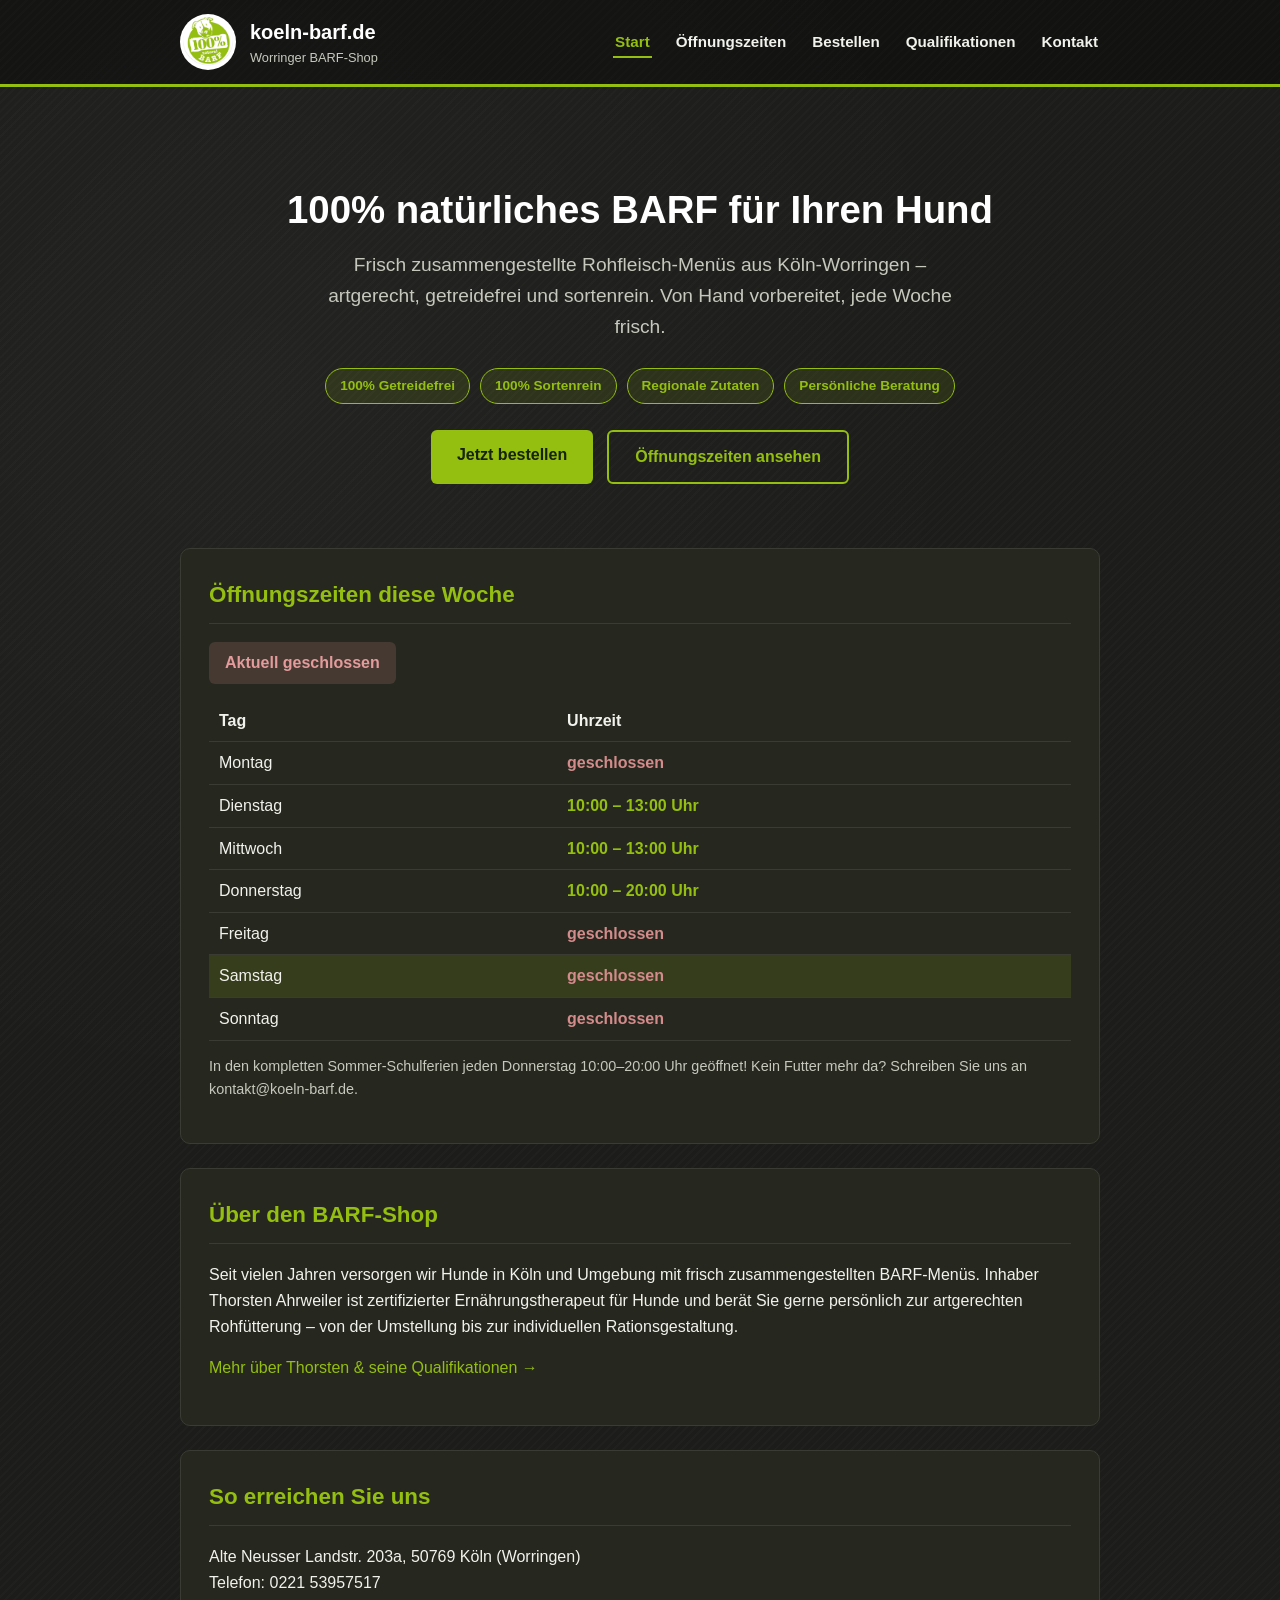
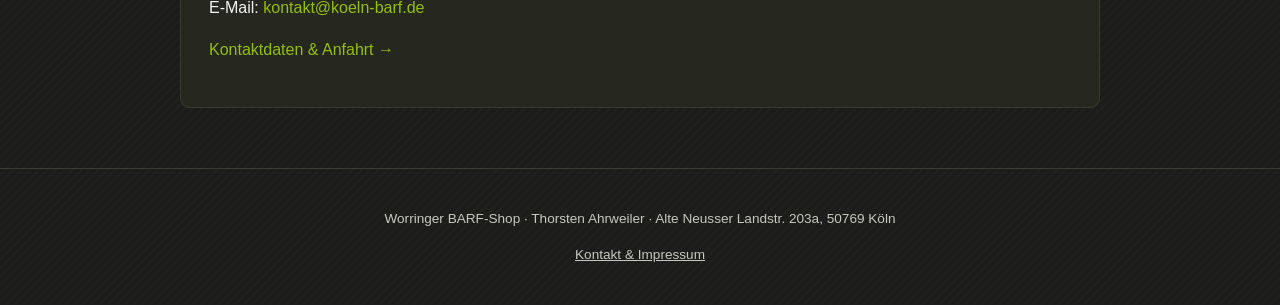
<file: index.html>
<!DOCTYPE html>
<html lang="de">
<head>
<meta charset="UTF-8">
<meta name="viewport" content="width=device-width, initial-scale=1.0">
<title>koeln-barf.de – BARF-Shop Köln | Rohfleisch-Menüs für Hunde</title>
<meta name="description" content="BARF-Shop in Köln-Worringen: frische, artgerechte Rohfütterungs-Menüs für Hunde. Öffnungszeiten, Bestellformular und Kontakt.">
<link rel="stylesheet" href="assets/style.css">
</head>
<body>

<header class="site-header">
  <div class="wrap">
    <div class="brand">
      <img src="assets/logo-barf.png" alt="BARF Logo">
      <div>
        <div class="brand-name">koeln-barf.de</div>
        <div class="brand-sub">Worringer BARF-Shop</div>
      </div>
    </div>
    <nav class="main-nav">
      <ul>
        <li><a href="index.html" class="active">Start</a></li>
        <li><a href="oeffnungszeiten.html">Öffnungszeiten</a></li>
        <li><a href="bestellen.html">Bestellen</a></li>
        <li><a href="qualifikationen.html">Qualifikationen</a></li>
        <li><a href="kontakt.html">Kontakt</a></li>
      </ul>
    </nav>
  </div>
</header>

<div class="wrap">

  <section class="hero">
    <h1>100% natürliches BARF für Ihren Hund</h1>
    <p class="lead">Frisch zusammengestellte Rohfleisch-Menüs aus Köln-Worringen – artgerecht, getreidefrei und sortenrein. Von Hand vorbereitet, jede Woche frisch.</p>
    <div class="badges">
      <span class="badge">100% Getreidefrei</span>
      <span class="badge">100% Sortenrein</span>
      <span class="badge">Regionale Zutaten</span>
      <span class="badge">Persönliche Beratung</span>
    </div>
    <div class="cta-row">
      <a href="bestellen.html" class="btn btn-primary">Jetzt bestellen</a>
      <a href="oeffnungszeiten.html" class="btn btn-outline">Öffnungszeiten ansehen</a>
    </div>
  </section>

  <div class="panel">
    <h2>Öffnungszeiten diese Woche</h2>
    <div data-hours-widget="full"></div>
  </div>

  <div class="panel">
    <h2>Über den BARF-Shop</h2>
    <p>Seit vielen Jahren versorgen wir Hunde in Köln und Umgebung mit frisch zusammengestellten BARF-Menüs. Inhaber Thorsten Ahrweiler ist zertifizierter Ernährungstherapeut für Hunde und berät Sie gerne persönlich zur artgerechten Rohfütterung – von der Umstellung bis zur individuellen Rationsgestaltung.</p>
    <p><a href="qualifikationen.html">Mehr über Thorsten &amp; seine Qualifikationen &rarr;</a></p>
  </div>

  <div class="panel">
    <h2>So erreichen Sie uns</h2>
    <p>Alte Neusser Landstr. 203a, 50769 Köln (Worringen)<br>
    Telefon: 0221 53957517<br>
    E-Mail: <a href="mailto:kontakt@koeln-barf.de">kontakt@koeln-barf.de</a></p>
    <p><a href="kontakt.html">Kontaktdaten &amp; Anfahrt &rarr;</a></p>
  </div>

</div>

<footer class="site-footer">
  <div class="wrap">
    <p>Worringer BARF-Shop &middot; Thorsten Ahrweiler &middot; Alte Neusser Landstr. 203a, 50769 Köln</p>
    <p><a href="kontakt.html">Kontakt &amp; Impressum</a></p>
  </div>
</footer>

<script src="assets/data.js"></script>
</body>
</html>
</file>
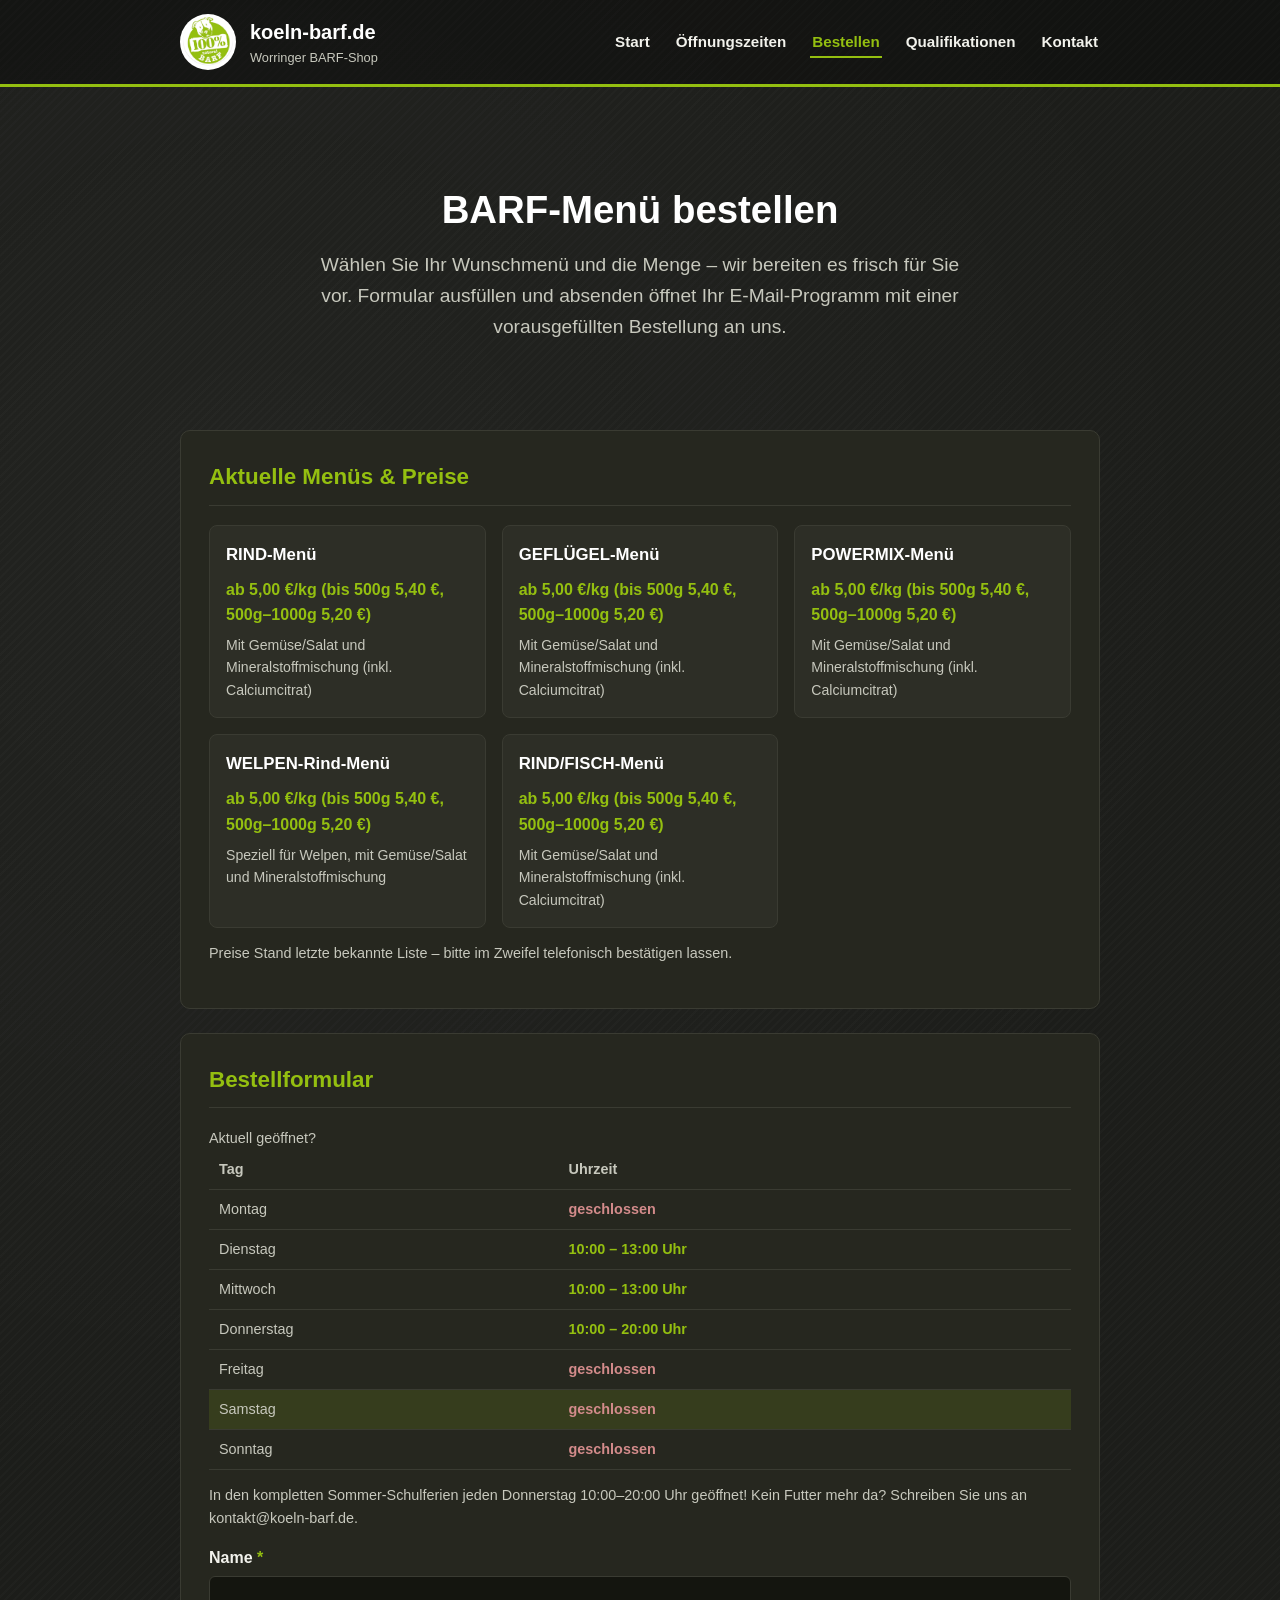
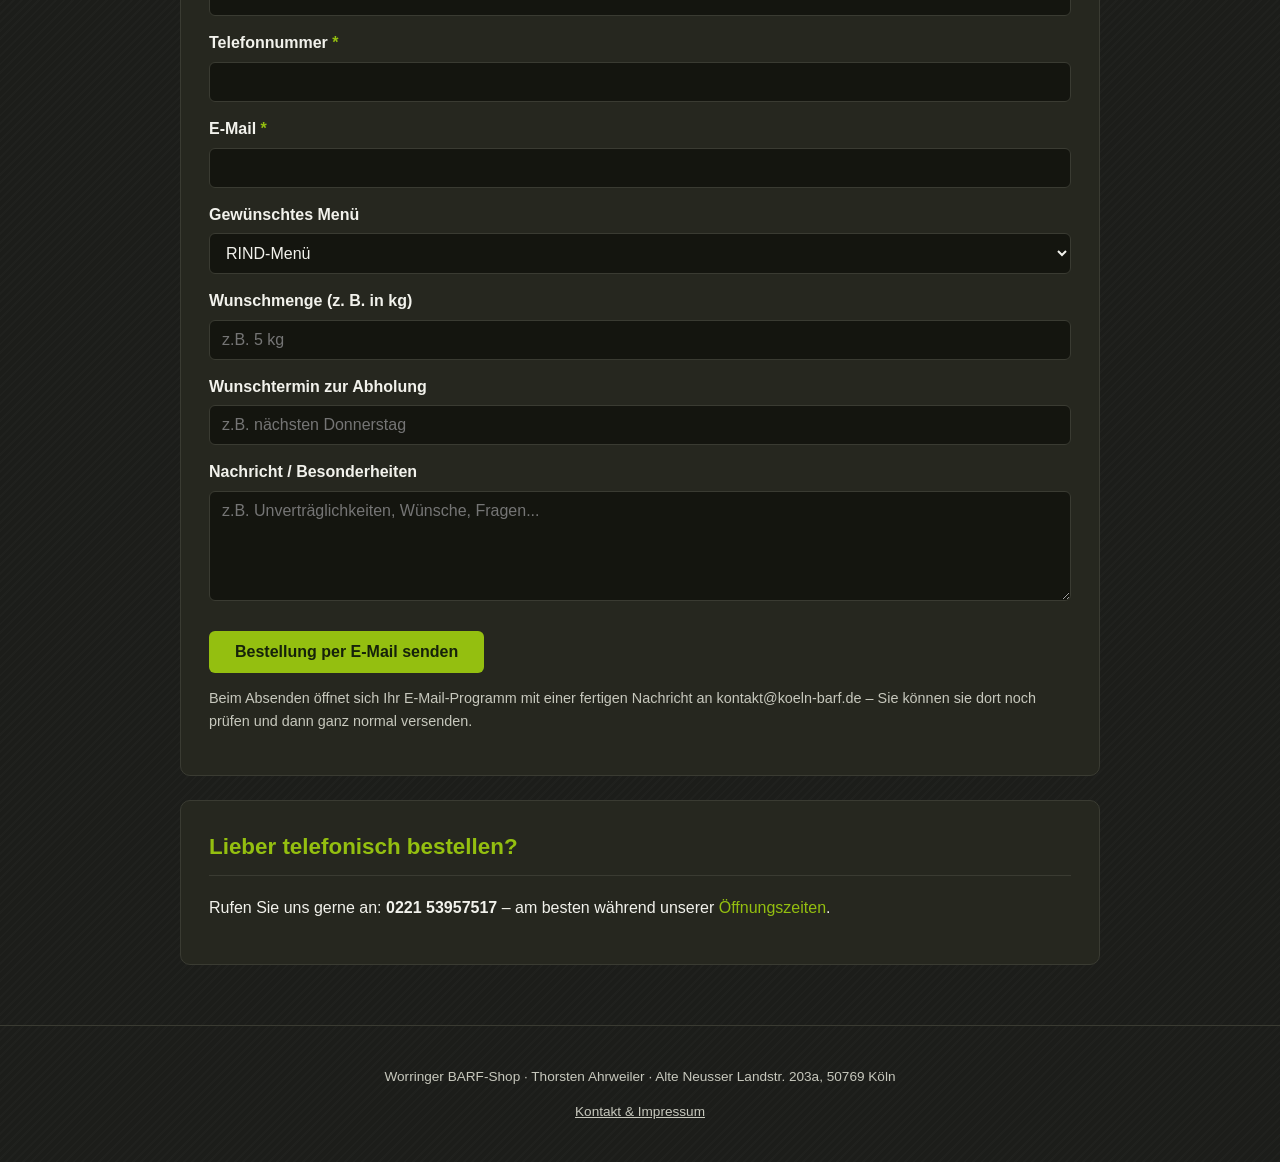
<file: bestellen.html>
<!DOCTYPE html>
<html lang="de">
<head>
<meta charset="UTF-8">
<meta name="viewport" content="width=device-width, initial-scale=1.0">
<title>Bestellen – koeln-barf.de</title>
<meta name="description" content="BARF-Menüs für Ihren Hund bestellen – einfach Formular ausfüllen, Ihr Mailprogramm öffnet sich automatisch mit der fertigen Bestellung.">
<link rel="stylesheet" href="assets/style.css">
</head>
<body>

<header class="site-header">
  <div class="wrap">
    <div class="brand">
      <img src="assets/logo-barf.png" alt="BARF Logo">
      <div>
        <div class="brand-name">koeln-barf.de</div>
        <div class="brand-sub">Worringer BARF-Shop</div>
      </div>
    </div>
    <nav class="main-nav">
      <ul>
        <li><a href="index.html">Start</a></li>
        <li><a href="oeffnungszeiten.html">Öffnungszeiten</a></li>
        <li><a href="bestellen.html" class="active">Bestellen</a></li>
        <li><a href="qualifikationen.html">Qualifikationen</a></li>
        <li><a href="kontakt.html">Kontakt</a></li>
      </ul>
    </nav>
  </div>
</header>

<div class="wrap">

  <section class="hero">
    <h1>BARF-Menü bestellen</h1>
    <p class="lead">Wählen Sie Ihr Wunschmenü und die Menge – wir bereiten es frisch für Sie vor. Formular ausfüllen und absenden öffnet Ihr E-Mail-Programm mit einer vorausgefüllten Bestellung an uns.</p>
  </section>

  <div class="panel">
    <h2>Aktuelle Menüs &amp; Preise</h2>
    <div data-menu-widget="full"></div>
  </div>

  <div class="panel">
    <h2>Bestellformular</h2>
    <p style="color: var(--text-muted); font-size: 0.9rem;">
      Aktuell geöffnet? <span data-hours-widget="compact"></span>
    </p>

    <form class="order-form" id="bestellformular">
      <label for="name">Name <span class="required">*</span></label>
      <input type="text" id="name" name="name" required>

      <label for="telefon">Telefonnummer <span class="required">*</span></label>
      <input type="tel" id="telefon" name="telefon" required>

      <label for="email">E-Mail <span class="required">*</span></label>
      <input type="email" id="email" name="email" required>

      <label for="menue">Gewünschtes Menü</label>
      <select id="menue" name="menue">
        <option value="RIND-Menü">RIND-Menü</option>
        <option value="GEFLÜGEL-Menü">GEFLÜGEL-Menü</option>
        <option value="POWERMIX-Menü">POWERMIX-Menü</option>
        <option value="WELPEN-Rind-Menü">WELPEN-Rind-Menü</option>
        <option value="RIND/FISCH-Menü">RIND/FISCH-Menü</option>
        <option value="Sonstiges / siehe Nachricht">Sonstiges / siehe Nachricht</option>
      </select>

      <label for="menge">Wunschmenge (z.&nbsp;B. in kg)</label>
      <input type="text" id="menge" name="menge" placeholder="z.B. 5 kg">

      <label for="abholtermin">Wunschtermin zur Abholung</label>
      <input type="text" id="abholtermin" name="abholtermin" placeholder="z.B. nächsten Donnerstag">

      <label for="nachricht">Nachricht / Besonderheiten</label>
      <textarea id="nachricht" name="nachricht" placeholder="z.B. Unverträglichkeiten, Wünsche, Fragen..."></textarea>

      <div class="cta-row" style="justify-content: flex-start; margin-top: 22px;">
        <button type="submit" class="btn btn-primary">Bestellung per E-Mail senden</button>
      </div>
      <p class="note" id="form-hint">Beim Absenden öffnet sich Ihr E-Mail-Programm mit einer fertigen Nachricht an kontakt@koeln-barf.de – Sie können sie dort noch prüfen und dann ganz normal versenden.</p>
    </form>
  </div>

  <div class="panel">
    <h2>Lieber telefonisch bestellen?</h2>
    <p>Rufen Sie uns gerne an: <strong>0221 53957517</strong> – am besten während unserer <a href="oeffnungszeiten.html">Öffnungszeiten</a>.</p>
  </div>

</div>

<footer class="site-footer">
  <div class="wrap">
    <p>Worringer BARF-Shop &middot; Thorsten Ahrweiler &middot; Alte Neusser Landstr. 203a, 50769 Köln</p>
    <p><a href="kontakt.html">Kontakt &amp; Impressum</a></p>
  </div>
</footer>

<script src="assets/data.js"></script>
<script>
  document.getElementById("bestellformular").addEventListener("submit", function (e) {
    e.preventDefault();
    const f = e.target;
    const name = f.name.value.trim();
    const telefon = f.telefon.value.trim();
    const email = f.email.value.trim();
    const menue = f.menue.value;
    const menge = f.menge.value.trim();
    const abholtermin = f.abholtermin.value.trim();
    const nachricht = f.nachricht.value.trim();

    const subject = "BARF-Bestellung von " + name;
    const bodyLines = [
      "Neue Bestellung über koeln-barf.de:",
      "",
      "Name: " + name,
      "Telefon: " + telefon,
      "E-Mail: " + email,
      "Gewünschtes Menü: " + menue,
      "Wunschmenge: " + (menge || "-"),
      "Wunschtermin: " + (abholtermin || "-"),
      "Nachricht: " + (nachricht || "-"),
    ];
    const body = bodyLines.join("\n");

    const mailto = "mailto:kontakt@koeln-barf.de"
      + "?subject=" + encodeURIComponent(subject)
      + "&body=" + encodeURIComponent(body);

    window.location.href = mailto;
  });
</script>
</body>
</html>
</file>
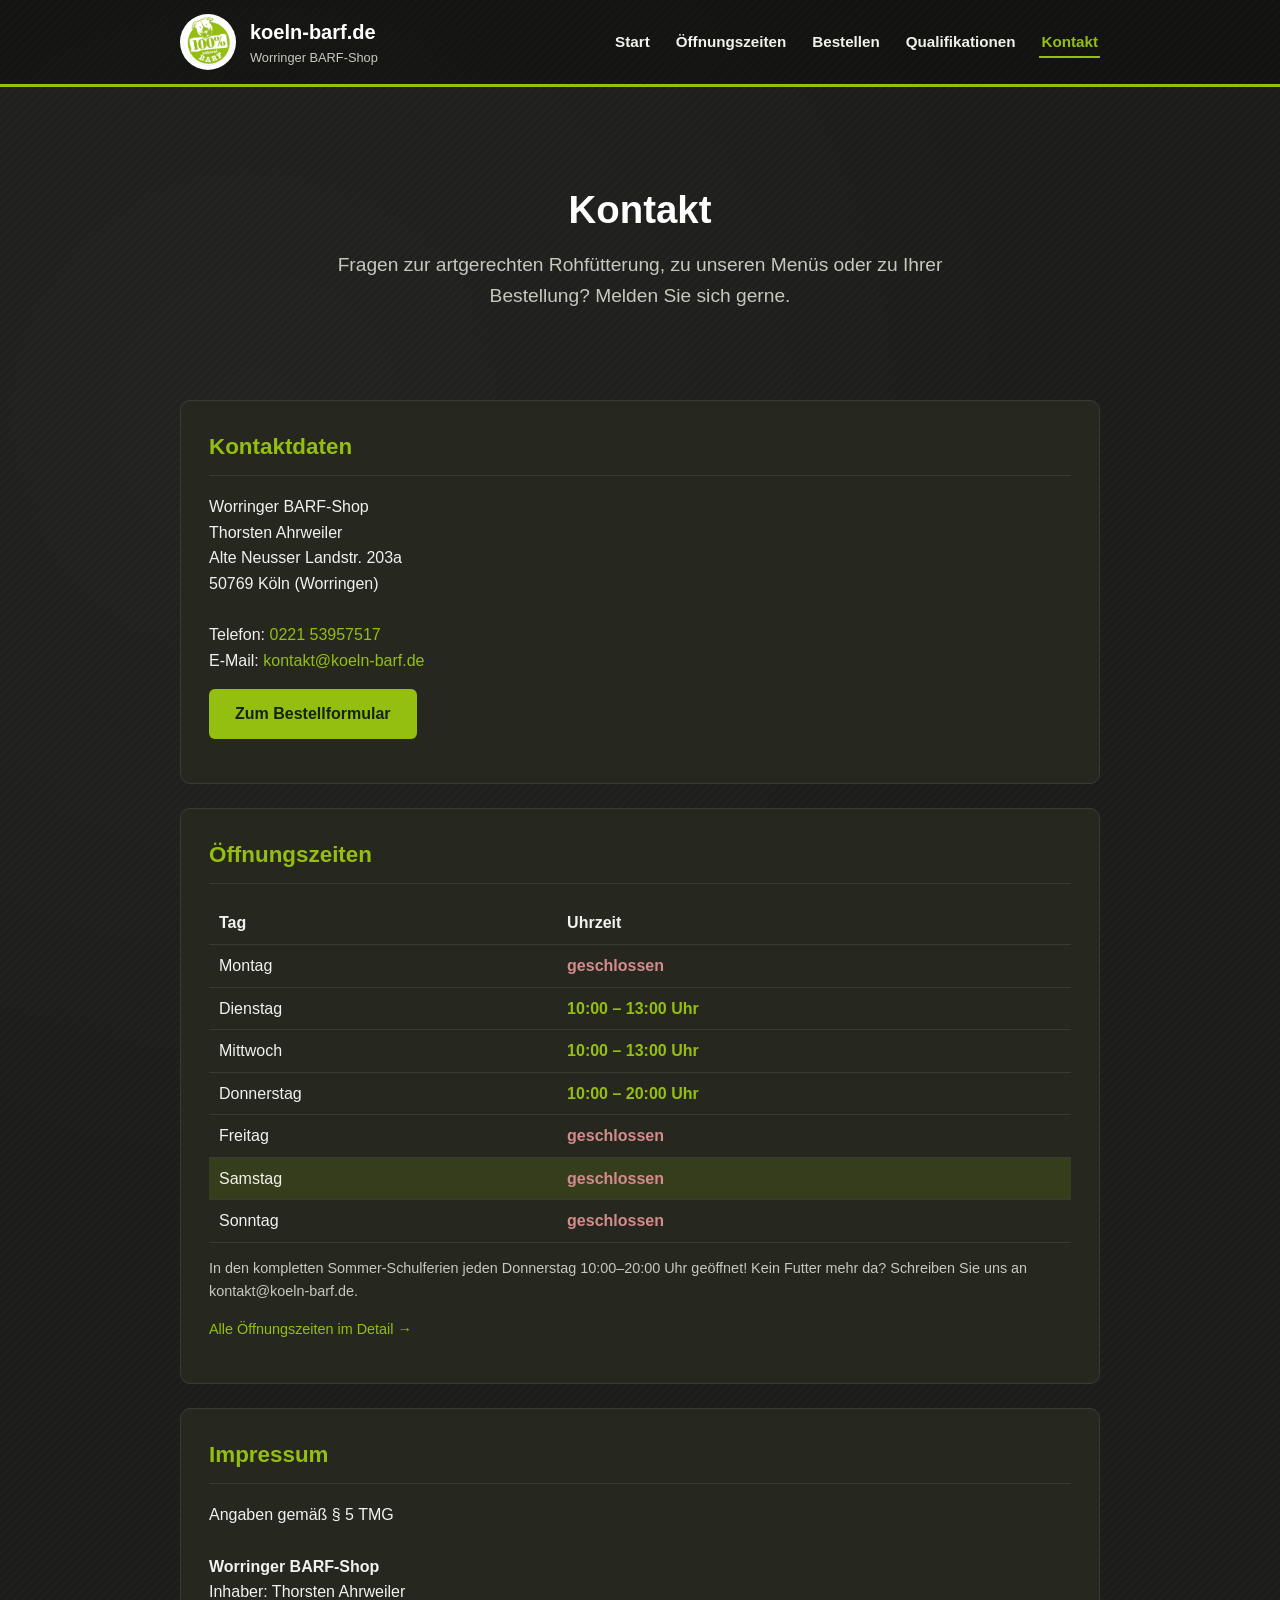
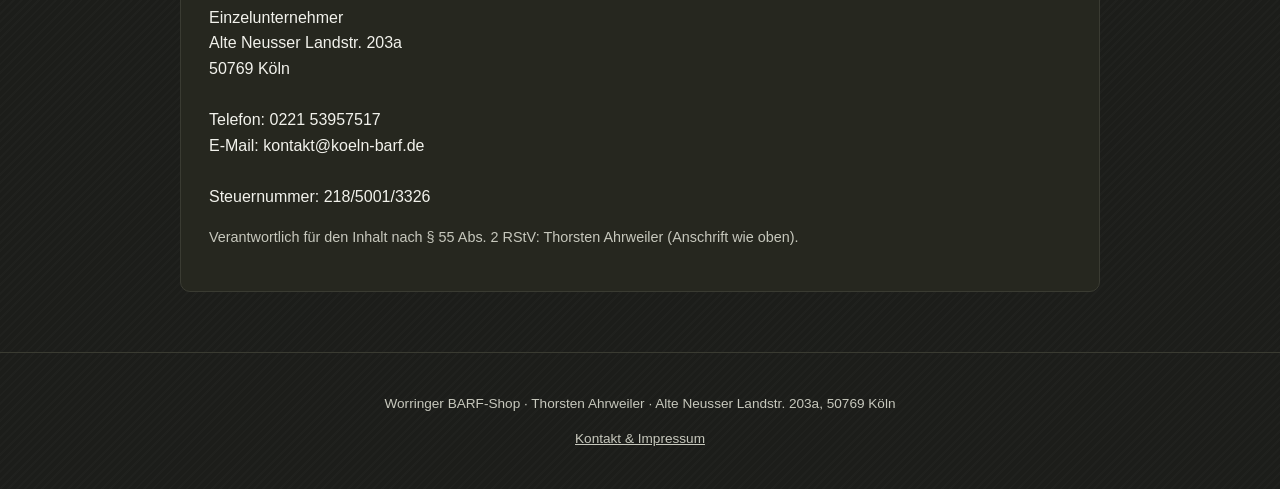
<file: kontakt.html>
<!DOCTYPE html>
<html lang="de">
<head>
<meta charset="UTF-8">
<meta name="viewport" content="width=device-width, initial-scale=1.0">
<title>Kontakt &amp; Impressum – koeln-barf.de</title>
<meta name="description" content="Kontaktdaten und Impressum des Worringer BARF-Shops in Köln.">
<link rel="stylesheet" href="assets/style.css">
</head>
<body>

<header class="site-header">
  <div class="wrap">
    <div class="brand">
      <img src="assets/logo-barf.png" alt="BARF Logo">
      <div>
        <div class="brand-name">koeln-barf.de</div>
        <div class="brand-sub">Worringer BARF-Shop</div>
      </div>
    </div>
    <nav class="main-nav">
      <ul>
        <li><a href="index.html">Start</a></li>
        <li><a href="oeffnungszeiten.html">Öffnungszeiten</a></li>
        <li><a href="bestellen.html">Bestellen</a></li>
        <li><a href="qualifikationen.html">Qualifikationen</a></li>
        <li><a href="kontakt.html" class="active">Kontakt</a></li>
      </ul>
    </nav>
  </div>
</header>

<div class="wrap">

  <section class="hero">
    <h1>Kontakt</h1>
    <p class="lead">Fragen zur artgerechten Rohfütterung, zu unseren Menüs oder zu Ihrer Bestellung? Melden Sie sich gerne.</p>
  </section>

  <div class="panel">
    <h2>Kontaktdaten</h2>
    <p>
      Worringer BARF-Shop<br>
      Thorsten Ahrweiler<br>
      Alte Neusser Landstr. 203a<br>
      50769 Köln (Worringen)<br><br>
      Telefon: <a href="tel:+4922153957517">0221 53957517</a><br>
      E-Mail: <a href="mailto:kontakt@koeln-barf.de">kontakt@koeln-barf.de</a>
    </p>
    <p><a href="bestellen.html" class="btn btn-primary">Zum Bestellformular</a></p>
  </div>

  <div class="panel">
    <h2>Öffnungszeiten</h2>
    <div data-hours-widget="compact"></div>
    <p class="note"><a href="oeffnungszeiten.html">Alle Öffnungszeiten im Detail &rarr;</a></p>
  </div>

  <div class="panel">
    <h2>Impressum</h2>
    <p>
      Angaben gemäß § 5 TMG<br><br>
      <strong>Worringer BARF-Shop</strong><br>
      Inhaber: Thorsten Ahrweiler<br>
      Einzelunternehmer<br>
      Alte Neusser Landstr. 203a<br>
      50769 Köln<br><br>
      Telefon: 0221 53957517<br>
      E-Mail: kontakt@koeln-barf.de<br><br>
      Steuernummer: 218/5001/3326
    </p>
    <p class="note">Verantwortlich für den Inhalt nach § 55 Abs. 2 RStV: Thorsten Ahrweiler (Anschrift wie oben).</p>
  </div>

</div>

<footer class="site-footer">
  <div class="wrap">
    <p>Worringer BARF-Shop &middot; Thorsten Ahrweiler &middot; Alte Neusser Landstr. 203a, 50769 Köln</p>
    <p><a href="kontakt.html">Kontakt &amp; Impressum</a></p>
  </div>
</footer>

<script src="assets/data.js"></script>
</body>
</html>
</file>
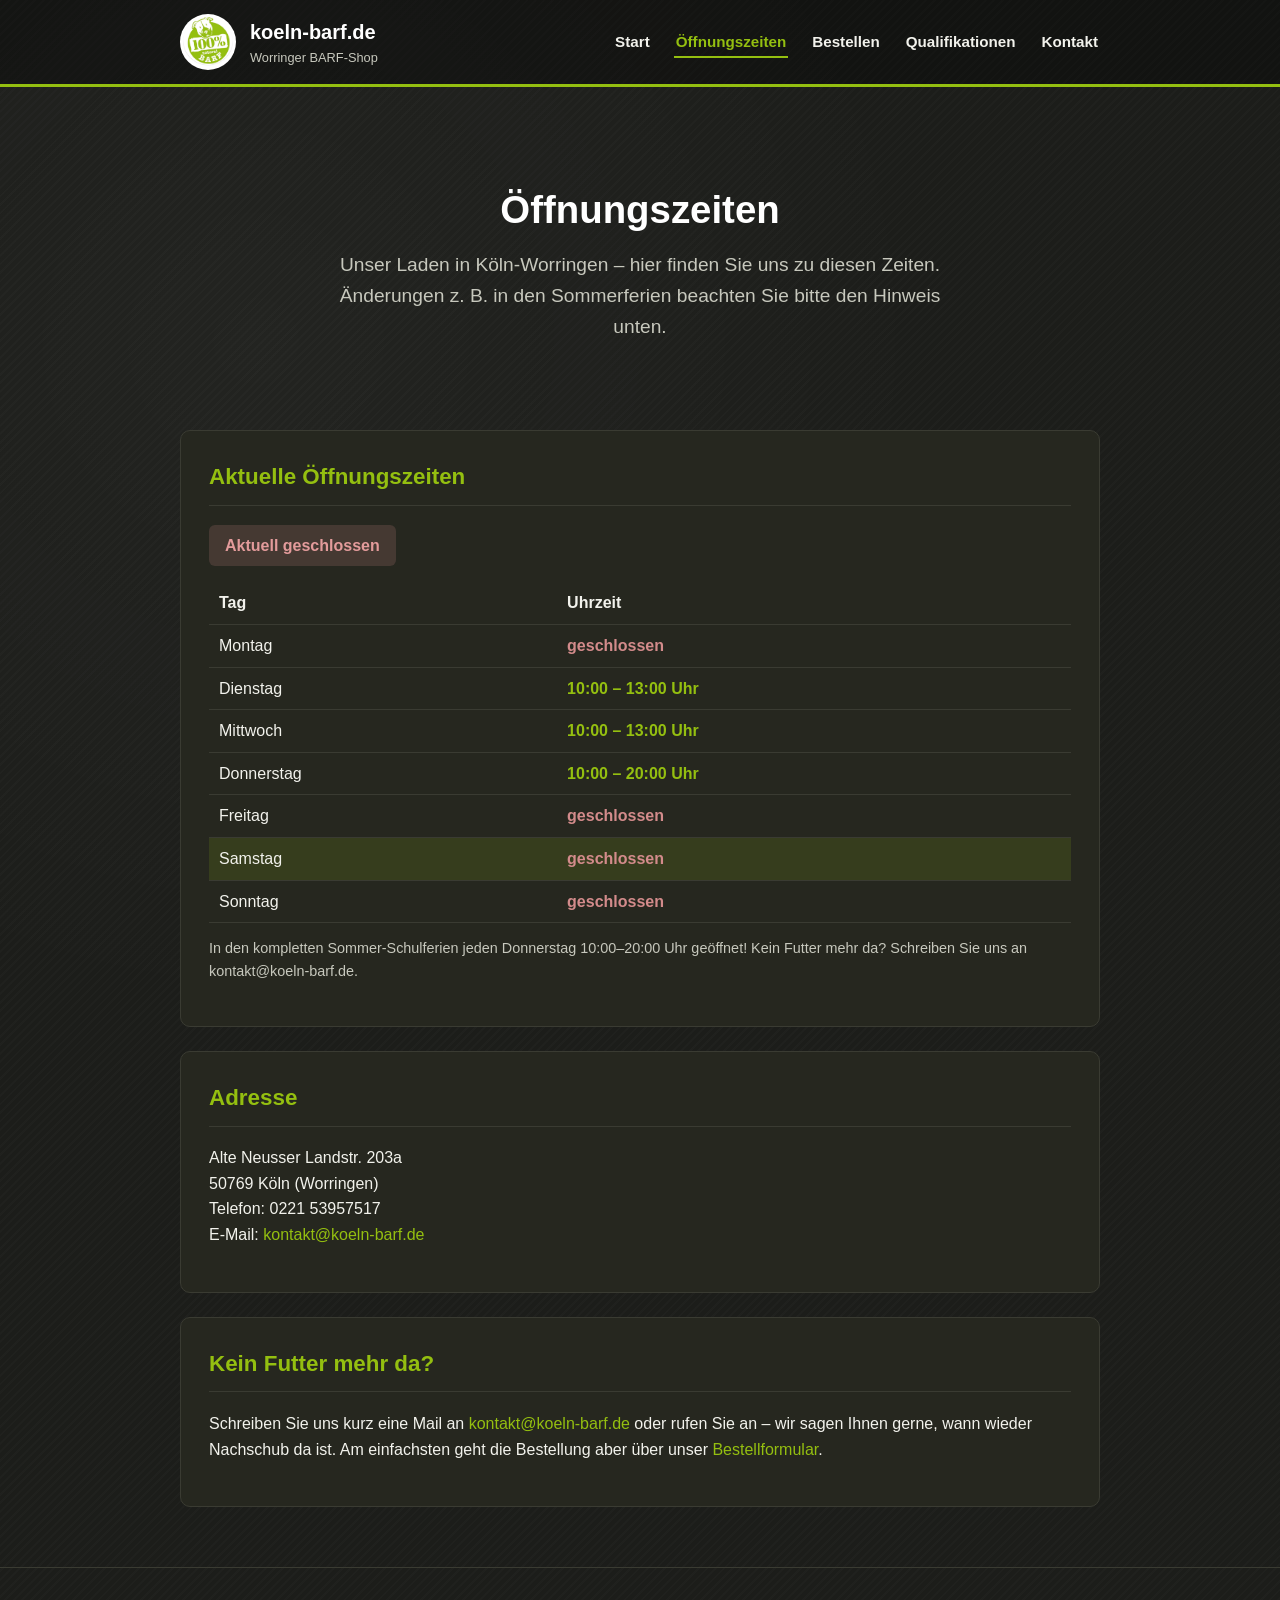
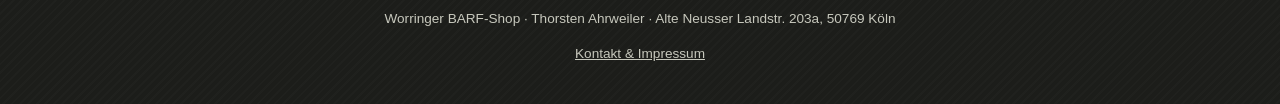
<file: oeffnungszeiten.html>
<!DOCTYPE html>
<html lang="de">
<head>
<meta charset="UTF-8">
<meta name="viewport" content="width=device-width, initial-scale=1.0">
<title>Öffnungszeiten – koeln-barf.de</title>
<meta name="description" content="Aktuelle Öffnungszeiten des BARF-Shops in Köln-Worringen.">
<link rel="stylesheet" href="assets/style.css">
</head>
<body>

<header class="site-header">
  <div class="wrap">
    <div class="brand">
      <img src="assets/logo-barf.png" alt="BARF Logo">
      <div>
        <div class="brand-name">koeln-barf.de</div>
        <div class="brand-sub">Worringer BARF-Shop</div>
      </div>
    </div>
    <nav class="main-nav">
      <ul>
        <li><a href="index.html">Start</a></li>
        <li><a href="oeffnungszeiten.html" class="active">Öffnungszeiten</a></li>
        <li><a href="bestellen.html">Bestellen</a></li>
        <li><a href="qualifikationen.html">Qualifikationen</a></li>
        <li><a href="kontakt.html">Kontakt</a></li>
      </ul>
    </nav>
  </div>
</header>

<div class="wrap">

  <section class="hero">
    <h1>Öffnungszeiten</h1>
    <p class="lead">Unser Laden in Köln-Worringen – hier finden Sie uns zu diesen Zeiten. Änderungen z.&nbsp;B. in den Sommerferien beachten Sie bitte den Hinweis unten.</p>
  </section>

  <div class="panel">
    <h2>Aktuelle Öffnungszeiten</h2>
    <div data-hours-widget="full"></div>
  </div>

  <div class="panel">
    <h2>Adresse</h2>
    <p>Alte Neusser Landstr. 203a<br>
    50769 Köln (Worringen)<br>
    Telefon: 0221 53957517<br>
    E-Mail: <a href="mailto:kontakt@koeln-barf.de">kontakt@koeln-barf.de</a></p>
  </div>

  <div class="panel">
    <h2>Kein Futter mehr da?</h2>
    <p>Schreiben Sie uns kurz eine Mail an <a href="mailto:kontakt@koeln-barf.de">kontakt@koeln-barf.de</a> oder rufen Sie an – wir sagen Ihnen gerne, wann wieder Nachschub da ist. Am einfachsten geht die Bestellung aber über unser <a href="bestellen.html">Bestellformular</a>.</p>
  </div>

</div>

<footer class="site-footer">
  <div class="wrap">
    <p>Worringer BARF-Shop &middot; Thorsten Ahrweiler &middot; Alte Neusser Landstr. 203a, 50769 Köln</p>
    <p><a href="kontakt.html">Kontakt &amp; Impressum</a></p>
  </div>
</footer>

<script src="assets/data.js"></script>
</body>
</html>
</file>
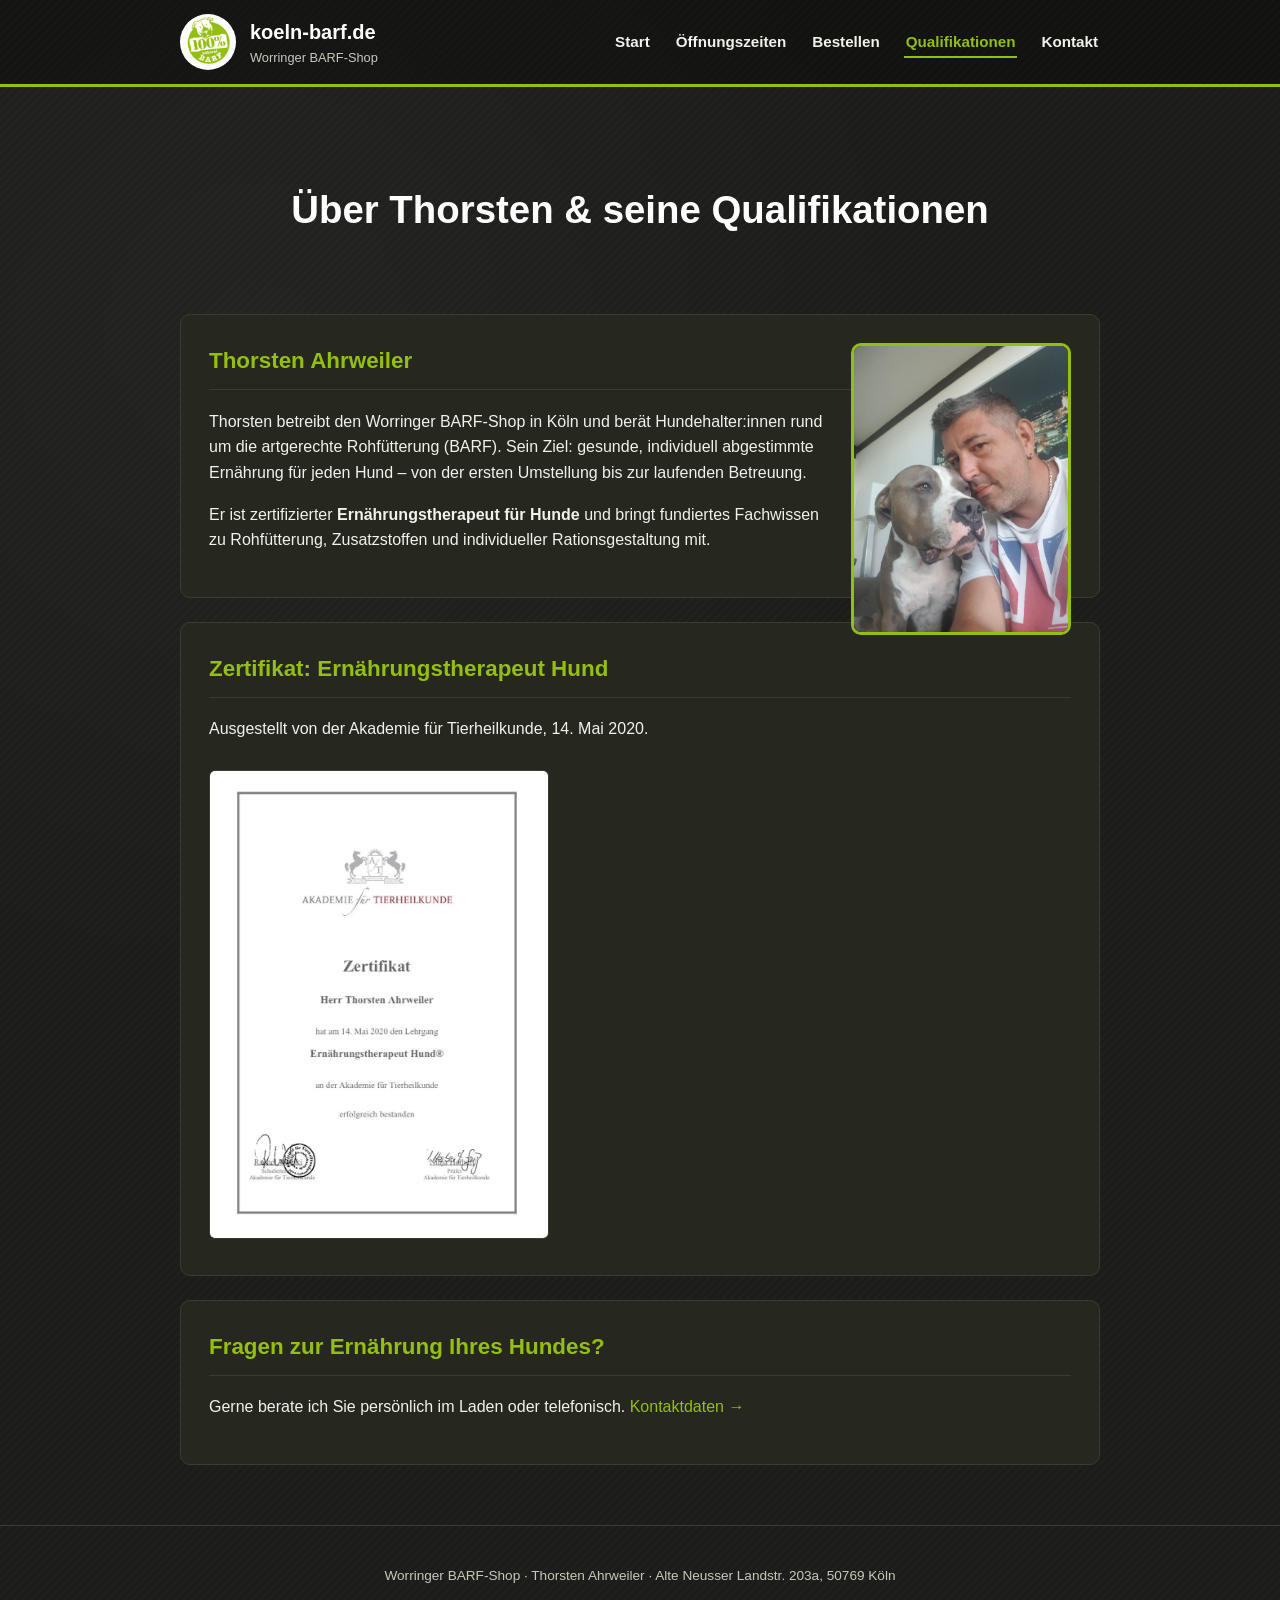
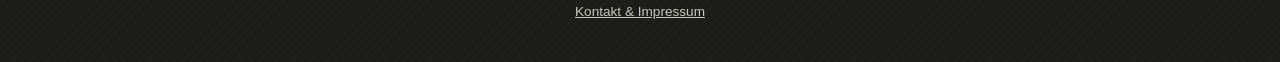
<file: qualifikationen.html>
<!DOCTYPE html>
<html lang="de">
<head>
<meta charset="UTF-8">
<meta name="viewport" content="width=device-width, initial-scale=1.0">
<title>Qualifikationen – koeln-barf.de</title>
<meta name="description" content="Thorsten Ahrweiler, zertifizierter Ernährungstherapeut für Hunde, betreibt den Worringer BARF-Shop in Köln.">
<link rel="stylesheet" href="assets/style.css">
</head>
<body>

<header class="site-header">
  <div class="wrap">
    <div class="brand">
      <img src="assets/logo-barf.png" alt="BARF Logo">
      <div>
        <div class="brand-name">koeln-barf.de</div>
        <div class="brand-sub">Worringer BARF-Shop</div>
      </div>
    </div>
    <nav class="main-nav">
      <ul>
        <li><a href="index.html">Start</a></li>
        <li><a href="oeffnungszeiten.html">Öffnungszeiten</a></li>
        <li><a href="bestellen.html">Bestellen</a></li>
        <li><a href="qualifikationen.html" class="active">Qualifikationen</a></li>
        <li><a href="kontakt.html">Kontakt</a></li>
      </ul>
    </nav>
  </div>
</header>

<div class="wrap">

  <section class="hero">
    <h1>Über Thorsten &amp; seine Qualifikationen</h1>
  </section>

  <div class="panel">
    <img src="assets/thorsten-hund.jpg" alt="Thorsten Ahrweiler mit Hund" class="about-photo">
    <h2>Thorsten Ahrweiler</h2>
    <p>Thorsten betreibt den Worringer BARF-Shop in Köln und berät Hundehalter:innen rund um die artgerechte Rohfütterung (BARF). Sein Ziel: gesunde, individuell abgestimmte Ernährung für jeden Hund – von der ersten Umstellung bis zur laufenden Betreuung.</p>
    <p>Er ist zertifizierter <strong>Ernährungstherapeut für Hunde</strong> und bringt fundiertes Fachwissen zu Rohfütterung, Zusatzstoffen und individueller Rationsgestaltung mit.</p>
  </div>

  <div class="panel">
    <h2>Zertifikat: Ernährungstherapeut Hund</h2>
    <p>Ausgestellt von der Akademie für Tierheilkunde, 14. Mai 2020.</p>
    <img src="assets/zertifikat-ernaehrungstherapeut.png" alt="Zertifikat Ernährungstherapeut Hund, Akademie für Tierheilkunde, Thorsten Ahrweiler, 14. Mai 2020" class="cert-img">
  </div>

  <div class="panel">
    <h2>Fragen zur Ernährung Ihres Hundes?</h2>
    <p>Gerne berate ich Sie persönlich im Laden oder telefonisch. <a href="kontakt.html">Kontaktdaten &rarr;</a></p>
  </div>

</div>

<footer class="site-footer">
  <div class="wrap">
    <p>Worringer BARF-Shop &middot; Thorsten Ahrweiler &middot; Alte Neusser Landstr. 203a, 50769 Köln</p>
    <p><a href="kontakt.html">Kontakt &amp; Impressum</a></p>
  </div>
</footer>

<script src="assets/data.js"></script>
</body>
</html>
</file>
<file: assets/style.css>
:root {
  --barf-green: #94bf10;
  --barf-green-dark: #6f960c;
  --bg-dark: #1c1d1a;
  --bg-panel: #26271f;
  --text-light: #f2f2ec;
  --text-muted: #c7c8bd;
  --border: #3a3b32;
}

* { box-sizing: border-box; }

html, body {
  margin: 0;
  padding: 0;
  background-color: var(--bg-dark);
  background-image:
    radial-gradient(circle at 20% 20%, rgba(255,255,255,0.03) 0, transparent 40%),
    repeating-linear-gradient(135deg, rgba(255,255,255,0.015) 0px, rgba(255,255,255,0.015) 2px, transparent 2px, transparent 6px);
  color: var(--text-light);
  font-family: "Segoe UI", "Helvetica Neue", Arial, sans-serif;
  line-height: 1.6;
}

a { color: var(--barf-green); text-decoration: none; }
a:hover { text-decoration: underline; }

.wrap {
  max-width: 960px;
  margin: 0 auto;
  padding: 0 20px;
}

header.site-header {
  background: rgba(0,0,0,0.35);
  border-bottom: 3px solid var(--barf-green);
}

header.site-header .wrap {
  display: flex;
  align-items: center;
  justify-content: space-between;
  flex-wrap: wrap;
  padding-top: 14px;
  padding-bottom: 14px;
}

.brand {
  display: flex;
  align-items: center;
  gap: 14px;
}

.brand img {
  width: 56px;
  height: 56px;
  border-radius: 50%;
  background: #fff;
  padding: 3px;
}

.brand-name {
  font-weight: 700;
  font-size: 1.25rem;
  color: #fff;
}

.brand-sub {
  font-size: 0.8rem;
  color: var(--text-muted);
}

nav.main-nav ul {
  list-style: none;
  display: flex;
  gap: 22px;
  margin: 0;
  padding: 0;
  flex-wrap: wrap;
}

nav.main-nav a {
  color: var(--text-light);
  font-weight: 600;
  font-size: 0.95rem;
  padding: 6px 2px;
  border-bottom: 2px solid transparent;
}

nav.main-nav a:hover,
nav.main-nav a.active {
  color: var(--barf-green);
  border-bottom-color: var(--barf-green);
  text-decoration: none;
}

.hero {
  padding: 60px 0 40px;
  text-align: center;
}

.hero h1 {
  font-size: 2.4rem;
  margin-bottom: 10px;
  color: #fff;
}

.hero .lead {
  font-size: 1.2rem;
  color: var(--text-muted);
  max-width: 640px;
  margin: 0 auto 24px;
}

.badges {
  display: flex;
  flex-wrap: wrap;
  gap: 10px;
  justify-content: center;
  margin: 26px 0;
}

.badge {
  background: rgba(148,191,16,0.12);
  border: 1px solid var(--barf-green);
  color: var(--barf-green);
  padding: 6px 14px;
  border-radius: 999px;
  font-size: 0.85rem;
  font-weight: 600;
}

.cta-row {
  display: flex;
  gap: 14px;
  justify-content: center;
  flex-wrap: wrap;
  margin-top: 20px;
}

.btn {
  display: inline-block;
  padding: 12px 26px;
  border-radius: 6px;
  font-weight: 700;
  font-size: 1rem;
  cursor: pointer;
  border: none;
}

.btn-primary {
  background: var(--barf-green);
  color: #16220a;
}

.btn-primary:hover {
  background: var(--barf-green-dark);
  text-decoration: none;
}

.btn-outline {
  background: transparent;
  border: 2px solid var(--barf-green);
  color: var(--barf-green);
}

.btn-outline:hover {
  background: rgba(148,191,16,0.1);
  text-decoration: none;
}

.panel {
  background: var(--bg-panel);
  border: 1px solid var(--border);
  border-radius: 10px;
  padding: 28px;
  margin: 24px 0;
}

.panel h2 {
  margin-top: 0;
  color: var(--barf-green);
  font-size: 1.4rem;
  border-bottom: 1px solid var(--border);
  padding-bottom: 10px;
}

.hours-table {
  width: 100%;
  border-collapse: collapse;
}

.hours-table td, .hours-table th {
  padding: 8px 10px;
  border-bottom: 1px solid var(--border);
  text-align: left;
}

.hours-table tr.today {
  background: rgba(148,191,16,0.14);
}

.hours-table tr.closed td.status {
  color: #d38b8b;
}

.hours-table td.status {
  color: var(--barf-green);
  font-weight: 600;
}

.status-banner {
  display: inline-block;
  padding: 8px 16px;
  border-radius: 6px;
  font-weight: 700;
  margin-bottom: 16px;
}

.status-open { background: rgba(148,191,16,0.18); color: var(--barf-green); }
.status-closed { background: rgba(211,139,139,0.18); color: #e39b9b; }

.note {
  font-size: 0.9rem;
  color: var(--text-muted);
  margin-top: 14px;
}

.menu-grid {
  display: grid;
  grid-template-columns: repeat(auto-fit, minmax(230px, 1fr));
  gap: 16px;
  margin-top: 10px;
}

.menu-card {
  background: rgba(255,255,255,0.03);
  border: 1px solid var(--border);
  border-radius: 8px;
  padding: 16px;
}

.menu-card h3 {
  margin: 0 0 8px;
  color: #fff;
  font-size: 1.05rem;
}

.menu-card .price {
  color: var(--barf-green);
  font-weight: 700;
}

.menu-card .desc {
  color: var(--text-muted);
  font-size: 0.88rem;
  margin-top: 6px;
}

form.order-form label {
  display: block;
  margin: 14px 0 6px;
  font-weight: 600;
}

form.order-form input,
form.order-form textarea,
form.order-form select {
  width: 100%;
  padding: 10px 12px;
  border-radius: 6px;
  border: 1px solid var(--border);
  background: #14150f;
  color: var(--text-light);
  font-family: inherit;
  font-size: 1rem;
}

form.order-form textarea {
  min-height: 110px;
  resize: vertical;
}

form.order-form .required {
  color: var(--barf-green);
}

.about-photo {
  width: 220px;
  border-radius: 10px;
  float: right;
  margin: 0 0 16px 24px;
  border: 3px solid var(--barf-green);
}

.cert-img {
  max-width: 340px;
  width: 100%;
  border-radius: 6px;
  border: 1px solid var(--border);
  margin-top: 12px;
}

footer.site-footer {
  margin-top: 60px;
  padding: 26px 0;
  border-top: 1px solid var(--border);
  color: var(--text-muted);
  font-size: 0.85rem;
  text-align: center;
}

footer.site-footer a { color: var(--text-muted); text-decoration: underline; }

@media (max-width: 600px) {
  .about-photo { float: none; width: 100%; margin: 0 0 16px; }
  .hero h1 { font-size: 1.8rem; }
}
</file>
